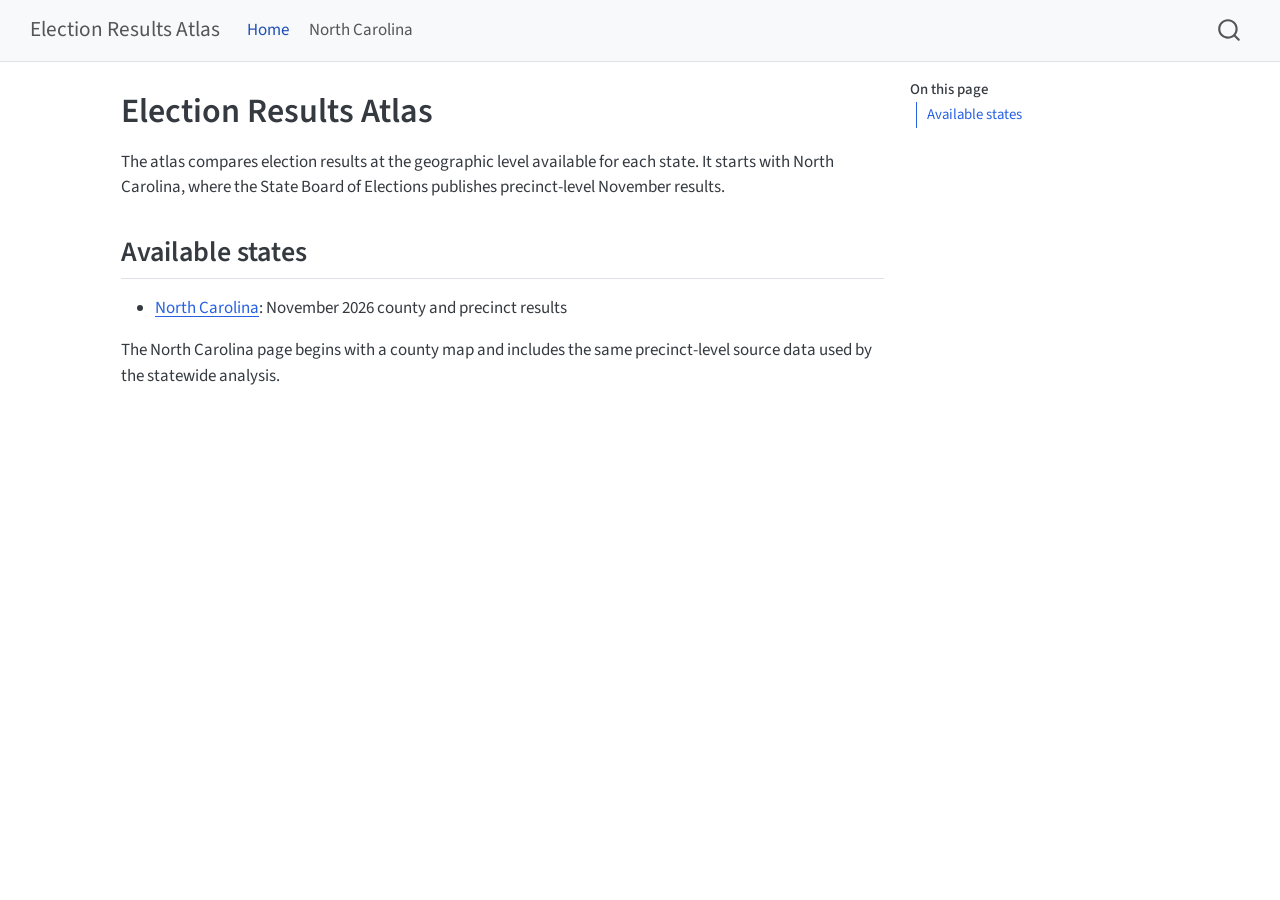
<file: index.html>
<!DOCTYPE html>
<html xmlns="http://www.w3.org/1999/xhtml" lang="en" xml:lang="en"><head>

<meta charset="utf-8">
<meta name="generator" content="quarto-1.10.19">

<meta name="viewport" content="width=device-width, initial-scale=1.0, user-scalable=yes">


<title>Election Results Atlas</title>
<style>
/* Default styles provided by pandoc.
** See https://pandoc.org/MANUAL.html#variables-for-html for config info.
*/
span.smallcaps{font-variant: small-caps;}
div.columns{display: flex; gap: 1.5em;}
div.column{flex: auto;}
@media screen {
div.columns{gap: min(4vw, 1.5em);}
div.column{overflow-x: auto;}
}
div.hanging-indent{margin-left: 1.5em; text-indent: -1.5em;}
ul.task-list{list-style: none;}
ul.task-list li input[type="checkbox"] {
  width: 0.8em;
  margin: 0 0.8em 0.2em -1em; /* quarto-specific, see https://github.com/quarto-dev/quarto-cli/issues/4556 */ 
  vertical-align: middle;
}
</style>


<script src="site_libs/quarto-nav/quarto-nav.js"></script>
<script src="site_libs/quarto-nav/headroom.min.js"></script>
<script src="site_libs/clipboard/clipboard.min.js"></script>
<script src="site_libs/quarto-search/autocomplete.umd.js"></script>
<script src="site_libs/quarto-search/fuse.min.js"></script>
<script src="site_libs/quarto-search/quarto-search.js"></script>
<meta name="quarto:offset" content="./">
<script src="site_libs/quarto-html/quarto.js" type="module"></script>
<script src="site_libs/quarto-html/tabsets/tabsets.js" type="module"></script>
<script src="site_libs/quarto-html/popper.min.js"></script>
<script src="site_libs/quarto-html/tippy.umd.min.js"></script>
<script src="site_libs/quarto-html/anchor.min.js"></script>
<link href="site_libs/quarto-html/tippy.css" rel="stylesheet">
<link href="site_libs/quarto-html/quarto-syntax-highlighting-bf27225e3a48a9273f3daa8f8e829971.css" rel="stylesheet" id="quarto-text-highlighting-styles">
<script src="site_libs/bootstrap/bootstrap.min.js"></script>
<link href="site_libs/bootstrap/bootstrap-icons.css" rel="stylesheet">
<link href="site_libs/bootstrap/bootstrap-977607561cd60f84a551947bb62c3781.min.css" rel="stylesheet" append-hash="true" id="quarto-bootstrap" data-mode="light">
<script id="quarto-search-options" type="application/json">{
  "location": "navbar",
  "copy-button": false,
  "collapse-after": 3,
  "panel-placement": "end",
  "type": "overlay",
  "limit": 50,
  "keyboard-shortcut": [
    "f",
    "/",
    "s"
  ],
  "show-item-context": false,
  "language": {
    "search-no-results-text": "No results",
    "search-matching-documents-text": "matching documents",
    "search-copy-link-title": "Copy link to search",
    "search-hide-matches-text": "Hide additional matches",
    "search-more-match-text": "more match in this document",
    "search-more-matches-text": "more matches in this document",
    "search-clear-button-title": "Clear",
    "search-text-placeholder": "",
    "search-detached-cancel-button-title": "Cancel",
    "search-submit-button-title": "Submit",
    "search-label": "Search"
  }
}</script>


<link rel="stylesheet" href="styles.css">
</head>

<body class="nav-fixed quarto-light">

<div id="quarto-search-results"></div>
  <header id="quarto-header" class="headroom fixed-top">
    <nav class="navbar navbar-expand-lg " data-bs-theme="dark">
      <div class="navbar-container container-fluid">
      <div class="navbar-brand-container mx-auto">
    <a class="navbar-brand" href="./index.html">
    <span class="navbar-title">Election Results Atlas</span>
    </a>
  </div>
            <div id="quarto-search" class="" title="Search"></div>
          <button class="navbar-toggler" type="button" data-bs-toggle="collapse" data-bs-target="#navbarCollapse" aria-controls="navbarCollapse" role="menu" aria-expanded="false" aria-label="Toggle navigation" onclick="if (window.quartoToggleHeadroom) { window.quartoToggleHeadroom(); }">
  <span class="navbar-toggler-icon"></span>
</button>
          <div class="collapse navbar-collapse" id="navbarCollapse">
            <ul class="navbar-nav navbar-nav-scroll me-auto">
  <li class="nav-item">
    <a class="nav-link active" href="./index.html" aria-current="page"> 
<span class="menu-text">Home</span></a>
  </li>  
  <li class="nav-item">
    <a class="nav-link" href="./north-carolina.html"> 
<span class="menu-text">North Carolina</span></a>
  </li>  
</ul>
          </div> <!-- /navcollapse -->
            <div class="quarto-navbar-tools">
</div>
      </div> <!-- /container-fluid -->
    </nav>
</header>
<!-- content -->
<div id="quarto-content" class="quarto-container page-columns page-rows-contents page-layout-article page-navbar">
<!-- sidebar -->
<!-- margin-sidebar -->
    <div id="quarto-margin-sidebar" class="sidebar margin-sidebar">
        <nav id="TOC" role="doc-toc" class="toc-active">
    <h2 id="toc-title">On this page</h2>
   
  <ul>
  <li><a href="#available-states" id="toc-available-states" class="nav-link active" data-scroll-target="#available-states">Available states</a></li>
  </ul>
</nav>
    </div>
<!-- main -->
<main class="content" id="quarto-document-content">

<header id="title-block-header" class="quarto-title-block default">
<div class="quarto-title">
<h1 class="title">Election Results Atlas</h1>
</div>



<div class="quarto-title-meta">

    
  
    
  </div>
  


</header>


<p>The atlas compares election results at the geographic level available for each state. It starts with North Carolina, where the State Board of Elections publishes precinct-level November results.</p>
<section id="available-states" class="level2">
<h2 class="anchored" data-anchor-id="available-states">Available states</h2>
<ul>
<li><a href="./north-carolina.html">North Carolina</a>: November 2026 county and precinct results</li>
</ul>
<p>The North Carolina page begins with a county map and includes the same precinct-level source data used by the statewide analysis.</p>


</section>

</main> <!-- /main -->
<script id="quarto-html-after-body" type="application/javascript">
  window.document.addEventListener("DOMContentLoaded", function (event) {
    const icon = "";
    const anchorJS = new window.AnchorJS();
    anchorJS.options = {
      placement: 'right',
      icon: icon
    };
    anchorJS.add('.anchored');
    const isCodeAnnotation = (el) => {
      for (const clz of el.classList) {
        if (clz.startsWith('code-annotation-')) {                     
          return true;
        }
      }
      return false;
    }
    const onCopySuccess = function(e) {
      // button target
      const button = e.trigger;
      // don't keep focus
      button.blur();
      // flash "checked"
      button.classList.add('code-copy-button-checked');
      var currentTitle = button.getAttribute("title");
      button.setAttribute("title", "Copied!");
      let tooltip;
      if (window.bootstrap) {
        button.setAttribute("data-bs-toggle", "tooltip");
        button.setAttribute("data-bs-placement", "left");
        button.setAttribute("data-bs-title", "Copied!");
        tooltip = new bootstrap.Tooltip(button, 
          { trigger: "manual", 
            customClass: "code-copy-button-tooltip",
            offset: [0, -8]});
        tooltip.show();    
      }
      setTimeout(function() {
        if (tooltip) {
          tooltip.hide();
          button.removeAttribute("data-bs-title");
          button.removeAttribute("data-bs-toggle");
          button.removeAttribute("data-bs-placement");
        }
        button.setAttribute("title", currentTitle);
        button.classList.remove('code-copy-button-checked');
      }, 1000);
      // clear code selection
      e.clearSelection();
    }
    const getTextToCopy = function(trigger) {
      const outerScaffold = trigger.parentElement.cloneNode(true);
      const codeEl = outerScaffold.querySelector('code');
      for (const childEl of codeEl.children) {
        if (isCodeAnnotation(childEl)) {
          childEl.remove();
        }
      }
      return codeEl.innerText;
    }
    const clipboard = new window.ClipboardJS('.code-copy-button:not([data-in-quarto-modal])', {
      text: getTextToCopy
    });
    clipboard.on('success', onCopySuccess);
    if (window.document.getElementById('quarto-embedded-source-code-modal')) {
      const clipboardModal = new window.ClipboardJS('.code-copy-button[data-in-quarto-modal]', {
        text: getTextToCopy,
        container: window.document.getElementById('quarto-embedded-source-code-modal')
      });
      clipboardModal.on('success', onCopySuccess);
    }
      var localhostRegex = new RegExp(/^(?:http|https):\/\/localhost\:?[0-9]*\//);
      var mailtoRegex = new RegExp(/^mailto:/);
        var filterRegex = new RegExp('/' + window.location.host + '/');
      var isInternal = (href) => {
          return filterRegex.test(href) || localhostRegex.test(href) || mailtoRegex.test(href);
      }
      // Inspect non-navigation links and adorn them if external
     var links = window.document.querySelectorAll('a[href]:not(.nav-link):not(.navbar-brand):not(.toc-action):not(.sidebar-link):not(.sidebar-item-toggle):not(.pagination-link):not(.no-external):not([aria-hidden]):not(.dropdown-item):not(.quarto-navigation-tool):not(.about-link)');
      for (var i=0; i<links.length; i++) {
        const link = links[i];
        if (!isInternal(link.href)) {
          // undo the damage that might have been done by quarto-nav.js in the case of
          // links that we want to consider external
          if (link.dataset.originalHref !== undefined) {
            link.href = link.dataset.originalHref;
          }
        }
      }
    function tippyHover(el, contentFn, onTriggerFn, onUntriggerFn) {
      const config = {
        allowHTML: true,
        maxWidth: 500,
        delay: 100,
        arrow: false,
        appendTo: function(el) {
            return el.parentElement;
        },
        interactive: true,
        interactiveBorder: 10,
        theme: 'quarto',
        placement: 'bottom-start',
      };
      if (contentFn) {
        config.content = contentFn;
      }
      if (onTriggerFn) {
        config.onTrigger = onTriggerFn;
      }
      if (onUntriggerFn) {
        config.onUntrigger = onUntriggerFn;
      }
      window.tippy(el, config); 
    }
    const noterefs = window.document.querySelectorAll('a[role="doc-noteref"]');
    for (var i=0; i<noterefs.length; i++) {
      const ref = noterefs[i];
      tippyHover(ref, function() {
        // use id or data attribute instead here
        let href = ref.getAttribute('data-footnote-href') || ref.getAttribute('href');
        try { href = new URL(href).hash; } catch {}
        const id = href.replace(/^#\/?/, "");
        const note = window.document.getElementById(id);
        if (note) {
          return note.innerHTML;
        } else {
          return "";
        }
      });
    }
    const xrefs = window.document.querySelectorAll('a.quarto-xref');
    const processXRef = (id, note) => {
      // Strip column container classes
      const stripColumnClz = (el) => {
        el.classList.remove("page-full", "page-columns");
        if (el.children) {
          for (const child of el.children) {
            stripColumnClz(child);
          }
        }
      }
      stripColumnClz(note)
      if (id === null || id.startsWith('sec-')) {
        // Special case sections, only their first couple elements
        const container = document.createElement("div");
        if (note.children && note.children.length > 2) {
          container.appendChild(note.children[0].cloneNode(true));
          for (let i = 1; i < note.children.length; i++) {
            const child = note.children[i];
            if (child.tagName === "P" && child.innerText === "") {
              continue;
            } else {
              container.appendChild(child.cloneNode(true));
              break;
            }
          }
          if (window.Quarto?.typesetMath) {
            window.Quarto.typesetMath(container);
          }
          return container.innerHTML
        } else {
          if (window.Quarto?.typesetMath) {
            window.Quarto.typesetMath(note);
          }
          return note.innerHTML;
        }
      } else {
        // Remove any anchor links if they are present
        const anchorLink = note.querySelector('a.anchorjs-link');
        if (anchorLink) {
          anchorLink.remove();
        }
        if (window.Quarto?.typesetMath) {
          window.Quarto.typesetMath(note);
        }
        if (note.classList.contains("callout")) {
          return note.outerHTML;
        } else {
          return note.innerHTML;
        }
      }
    }
    for (var i=0; i<xrefs.length; i++) {
      const xref = xrefs[i];
      tippyHover(xref, undefined, function(instance) {
        instance.disable();
        let url = xref.getAttribute('href');
        let hash = undefined; 
        if (url.startsWith('#')) {
          hash = url;
        } else {
          try { hash = new URL(url).hash; } catch {}
        }
        if (hash) {
          const id = hash.replace(/^#\/?/, "");
          const note = window.document.getElementById(id);
          if (note !== null) {
            try {
              const html = processXRef(id, note.cloneNode(true));
              instance.setContent(html);
            } finally {
              instance.enable();
              instance.show();
            }
          } else {
            // See if we can fetch this
            fetch(url.split('#')[0])
            .then(res => res.text())
            .then(html => {
              const parser = new DOMParser();
              const htmlDoc = parser.parseFromString(html, "text/html");
              const note = htmlDoc.getElementById(id);
              if (note !== null) {
                const html = processXRef(id, note);
                instance.setContent(html);
              } 
            }).finally(() => {
              instance.enable();
              instance.show();
            });
          }
        } else {
          // See if we can fetch a full url (with no hash to target)
          // This is a special case and we should probably do some content thinning / targeting
          fetch(url)
          .then(res => res.text())
          .then(html => {
            const parser = new DOMParser();
            const htmlDoc = parser.parseFromString(html, "text/html");
            const note = htmlDoc.querySelector('main.content');
            if (note !== null) {
              // This should only happen for chapter cross references
              // (since there is no id in the URL)
              // remove the first header
              if (note.children.length > 0 && note.children[0].tagName === "HEADER") {
                note.children[0].remove();
              }
              const html = processXRef(null, note);
              instance.setContent(html);
            } 
          }).finally(() => {
            instance.enable();
            instance.show();
          });
        }
      }, function(instance) {
      });
    }
        let selectedAnnoteEl;
        const selectorForAnnotation = ( cell, annotation) => {
          let cellAttr = 'data-code-cell="' + cell + '"';
          let lineAttr = 'data-code-annotation="' +  annotation + '"';
          const selector = 'span[' + cellAttr + '][' + lineAttr + ']';
          return selector;
        }
        const selectCodeLines = (annoteEl) => {
          const doc = window.document;
          const targetCell = annoteEl.getAttribute("data-target-cell");
          const targetAnnotation = annoteEl.getAttribute("data-target-annotation");
          const annoteSpan = window.document.querySelector(selectorForAnnotation(targetCell, targetAnnotation));
          const lines = annoteSpan.getAttribute("data-code-lines").split(",");
          const lineIds = lines.map((line) => {
            return targetCell + "-" + line;
          })
          let top = null;
          let height = null;
          let parent = null;
          if (lineIds.length > 0) {
              //compute the position of the single el (top and bottom and make a div)
              const el = window.document.getElementById(lineIds[0]);
              top = el.offsetTop;
              height = el.offsetHeight;
              parent = el.parentElement.parentElement;
            if (lineIds.length > 1) {
              const lastEl = window.document.getElementById(lineIds[lineIds.length - 1]);
              const bottom = lastEl.offsetTop + lastEl.offsetHeight;
              height = bottom - top;
            }
            if (top !== null && height !== null && parent !== null) {
              // cook up a div (if necessary) and position it 
              let div = window.document.getElementById("code-annotation-line-highlight");
              if (div === null) {
                div = window.document.createElement("div");
                div.setAttribute("id", "code-annotation-line-highlight");
                div.style.position = 'absolute';
                parent.appendChild(div);
              }
              div.style.top = top - 2 + "px";
              div.style.height = height + 4 + "px";
              div.style.left = 0;
              let gutterDiv = window.document.getElementById("code-annotation-line-highlight-gutter");
              if (gutterDiv === null) {
                gutterDiv = window.document.createElement("div");
                gutterDiv.setAttribute("id", "code-annotation-line-highlight-gutter");
                gutterDiv.style.position = 'absolute';
                const codeCell = window.document.getElementById(targetCell);
                const gutter = codeCell.querySelector('.code-annotation-gutter');
                gutter.appendChild(gutterDiv);
              }
              gutterDiv.style.top = top - 2 + "px";
              gutterDiv.style.height = height + 4 + "px";
            }
            selectedAnnoteEl = annoteEl;
          }
        };
        const unselectCodeLines = () => {
          const elementsIds = ["code-annotation-line-highlight", "code-annotation-line-highlight-gutter"];
          elementsIds.forEach((elId) => {
            const div = window.document.getElementById(elId);
            if (div) {
              div.remove();
            }
          });
          selectedAnnoteEl = undefined;
        };
          // Handle positioning of the toggle
      window.addEventListener(
        "resize",
        throttle(() => {
          elRect = undefined;
          if (selectedAnnoteEl) {
            selectCodeLines(selectedAnnoteEl);
          }
        }, 10)
      );
      function throttle(fn, ms) {
      let throttle = false;
      let timer;
        return (...args) => {
          if(!throttle) { // first call gets through
              fn.apply(this, args);
              throttle = true;
          } else { // all the others get throttled
              if(timer) clearTimeout(timer); // cancel #2
              timer = setTimeout(() => {
                fn.apply(this, args);
                timer = throttle = false;
              }, ms);
          }
        };
      }
        // Attach click handler to the DT
        const annoteDls = window.document.querySelectorAll('dt[data-target-cell]');
        for (const annoteDlNode of annoteDls) {
          annoteDlNode.addEventListener('click', (event) => {
            const clickedEl = event.target;
            if (clickedEl !== selectedAnnoteEl) {
              unselectCodeLines();
              const activeEl = window.document.querySelector('dt[data-target-cell].code-annotation-active');
              if (activeEl) {
                activeEl.classList.remove('code-annotation-active');
              }
              selectCodeLines(clickedEl);
              clickedEl.classList.add('code-annotation-active');
            } else {
              // Unselect the line
              unselectCodeLines();
              clickedEl.classList.remove('code-annotation-active');
            }
          });
        }
    const findCites = (el) => {
      const parentEl = el.parentElement;
      if (parentEl) {
        const cites = parentEl.dataset.cites;
        if (cites) {
          return {
            el,
            cites: cites.split(' ')
          };
        } else {
          return findCites(el.parentElement)
        }
      } else {
        return undefined;
      }
    };
    var bibliorefs = window.document.querySelectorAll('a[role="doc-biblioref"]');
    for (var i=0; i<bibliorefs.length; i++) {
      const ref = bibliorefs[i];
      const citeInfo = findCites(ref);
      if (citeInfo) {
        tippyHover(citeInfo.el, function() {
          var popup = window.document.createElement('div');
          citeInfo.cites.forEach(function(cite) {
            var citeDiv = window.document.createElement('div');
            citeDiv.classList.add('hanging-indent');
            citeDiv.classList.add('csl-entry');
            var biblioDiv = window.document.getElementById('ref-' + cite);
            if (biblioDiv) {
              citeDiv.innerHTML = biblioDiv.innerHTML;
            }
            popup.appendChild(citeDiv);
          });
          return popup.innerHTML;
        });
      }
    }
  });
  </script>
</div> <!-- /content -->




</body></html>
</file>
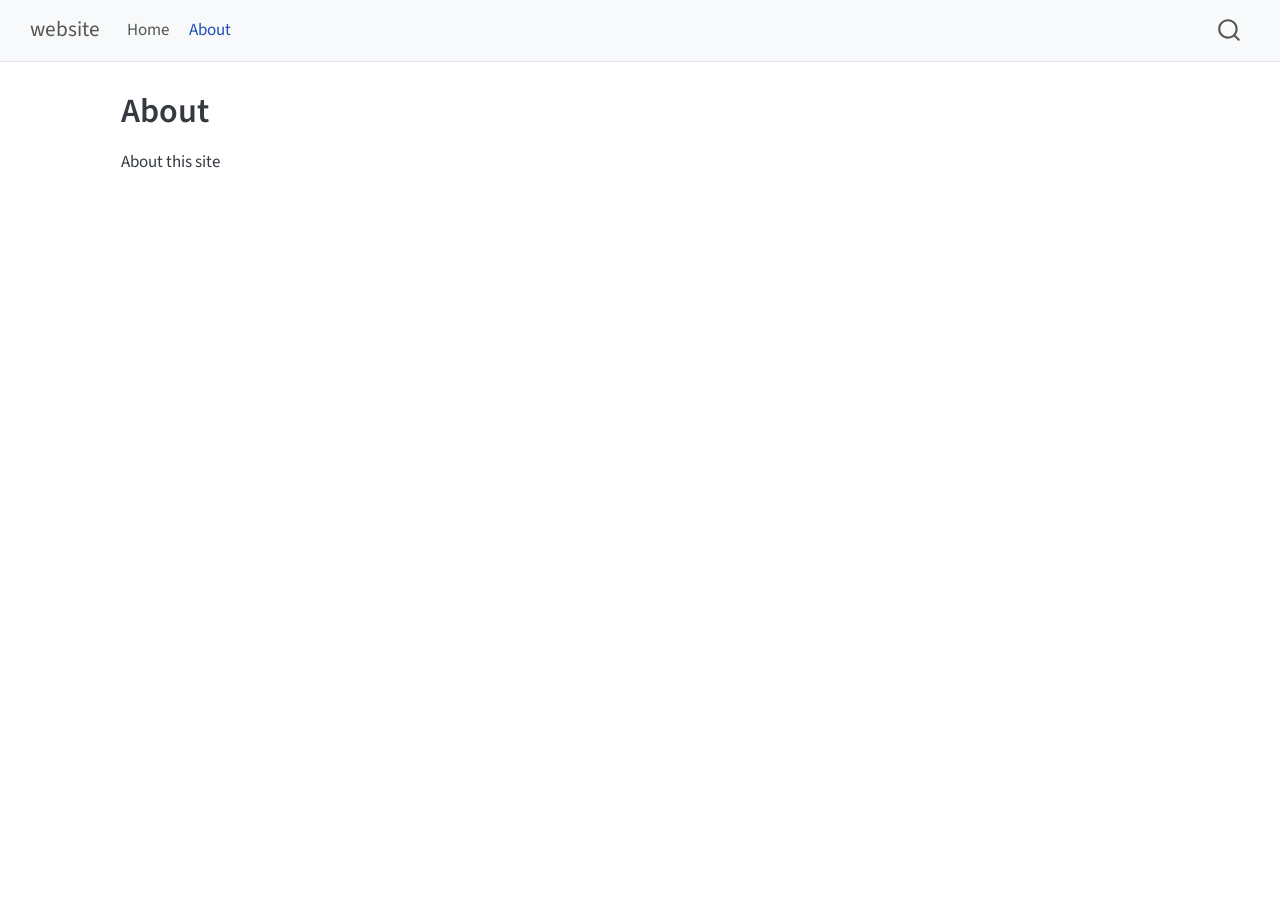
<file: about.html>
<!DOCTYPE html>
<html xmlns="http://www.w3.org/1999/xhtml" lang="en" xml:lang="en"><head>

<meta charset="utf-8">
<meta name="generator" content="quarto-1.10.19">

<meta name="viewport" content="width=device-width, initial-scale=1.0, user-scalable=yes">


<title>About – website</title>
<style>
/* Default styles provided by pandoc.
** See https://pandoc.org/MANUAL.html#variables-for-html for config info.
*/
span.smallcaps{font-variant: small-caps;}
div.columns{display: flex; gap: 1.5em;}
div.column{flex: auto;}
@media screen {
div.columns{gap: min(4vw, 1.5em);}
div.column{overflow-x: auto;}
}
div.hanging-indent{margin-left: 1.5em; text-indent: -1.5em;}
ul.task-list{list-style: none;}
ul.task-list li input[type="checkbox"] {
  width: 0.8em;
  margin: 0 0.8em 0.2em -1em; /* quarto-specific, see https://github.com/quarto-dev/quarto-cli/issues/4556 */ 
  vertical-align: middle;
}
</style>


<script src="site_libs/quarto-nav/quarto-nav.js"></script>
<script src="site_libs/quarto-nav/headroom.min.js"></script>
<script src="site_libs/clipboard/clipboard.min.js"></script>
<script src="site_libs/quarto-search/autocomplete.umd.js"></script>
<script src="site_libs/quarto-search/fuse.min.js"></script>
<script src="site_libs/quarto-search/quarto-search.js"></script>
<meta name="quarto:offset" content="./">
<script src="site_libs/quarto-html/quarto.js" type="module"></script>
<script src="site_libs/quarto-html/tabsets/tabsets.js" type="module"></script>
<script src="site_libs/quarto-html/popper.min.js"></script>
<script src="site_libs/quarto-html/tippy.umd.min.js"></script>
<script src="site_libs/quarto-html/anchor.min.js"></script>
<link href="site_libs/quarto-html/tippy.css" rel="stylesheet">
<link href="site_libs/quarto-html/quarto-syntax-highlighting-bf27225e3a48a9273f3daa8f8e829971.css" rel="stylesheet" id="quarto-text-highlighting-styles">
<script src="site_libs/bootstrap/bootstrap.min.js"></script>
<link href="site_libs/bootstrap/bootstrap-icons.css" rel="stylesheet">
<link href="site_libs/bootstrap/bootstrap-977607561cd60f84a551947bb62c3781.min.css" rel="stylesheet" append-hash="true" id="quarto-bootstrap" data-mode="light">
<script id="quarto-search-options" type="application/json">{
  "location": "navbar",
  "copy-button": false,
  "collapse-after": 3,
  "panel-placement": "end",
  "type": "overlay",
  "limit": 50,
  "keyboard-shortcut": [
    "f",
    "/",
    "s"
  ],
  "show-item-context": false,
  "language": {
    "search-no-results-text": "No results",
    "search-matching-documents-text": "matching documents",
    "search-copy-link-title": "Copy link to search",
    "search-hide-matches-text": "Hide additional matches",
    "search-more-match-text": "more match in this document",
    "search-more-matches-text": "more matches in this document",
    "search-clear-button-title": "Clear",
    "search-text-placeholder": "",
    "search-detached-cancel-button-title": "Cancel",
    "search-submit-button-title": "Submit",
    "search-label": "Search"
  }
}</script>


<link rel="stylesheet" href="styles.css">
</head>

<body class="nav-fixed quarto-light">

<div id="quarto-search-results"></div>
  <header id="quarto-header" class="headroom fixed-top">
    <nav class="navbar navbar-expand-lg " data-bs-theme="dark">
      <div class="navbar-container container-fluid">
      <div class="navbar-brand-container mx-auto">
    <a class="navbar-brand" href="./index.html">
    <span class="navbar-title">website</span>
    </a>
  </div>
            <div id="quarto-search" class="" title="Search"></div>
          <button class="navbar-toggler" type="button" data-bs-toggle="collapse" data-bs-target="#navbarCollapse" aria-controls="navbarCollapse" role="menu" aria-expanded="false" aria-label="Toggle navigation" onclick="if (window.quartoToggleHeadroom) { window.quartoToggleHeadroom(); }">
  <span class="navbar-toggler-icon"></span>
</button>
          <div class="collapse navbar-collapse" id="navbarCollapse">
            <ul class="navbar-nav navbar-nav-scroll me-auto">
  <li class="nav-item">
    <a class="nav-link" href="./index.html"> 
<span class="menu-text">Home</span></a>
  </li>  
  <li class="nav-item">
    <a class="nav-link active" href="./about.html" aria-current="page"> 
<span class="menu-text">About</span></a>
  </li>  
</ul>
          </div> <!-- /navcollapse -->
            <div class="quarto-navbar-tools">
</div>
      </div> <!-- /container-fluid -->
    </nav>
</header>
<!-- content -->
<div id="quarto-content" class="quarto-container page-columns page-rows-contents page-layout-article page-navbar">
<!-- sidebar -->
<!-- margin-sidebar -->
    <div id="quarto-margin-sidebar" class="sidebar margin-sidebar zindex-bottom">
        
    </div>
<!-- main -->
<main class="content" id="quarto-document-content">

<header id="title-block-header" class="quarto-title-block default">
<div class="quarto-title">
<h1 class="title">About</h1>
</div>



<div class="quarto-title-meta">

    
  
    
  </div>
  


</header>


<p>About this site</p>



</main> <!-- /main -->
<script id="quarto-html-after-body" type="application/javascript">
  window.document.addEventListener("DOMContentLoaded", function (event) {
    const icon = "";
    const anchorJS = new window.AnchorJS();
    anchorJS.options = {
      placement: 'right',
      icon: icon
    };
    anchorJS.add('.anchored');
    const isCodeAnnotation = (el) => {
      for (const clz of el.classList) {
        if (clz.startsWith('code-annotation-')) {                     
          return true;
        }
      }
      return false;
    }
    const onCopySuccess = function(e) {
      // button target
      const button = e.trigger;
      // don't keep focus
      button.blur();
      // flash "checked"
      button.classList.add('code-copy-button-checked');
      var currentTitle = button.getAttribute("title");
      button.setAttribute("title", "Copied!");
      let tooltip;
      if (window.bootstrap) {
        button.setAttribute("data-bs-toggle", "tooltip");
        button.setAttribute("data-bs-placement", "left");
        button.setAttribute("data-bs-title", "Copied!");
        tooltip = new bootstrap.Tooltip(button, 
          { trigger: "manual", 
            customClass: "code-copy-button-tooltip",
            offset: [0, -8]});
        tooltip.show();    
      }
      setTimeout(function() {
        if (tooltip) {
          tooltip.hide();
          button.removeAttribute("data-bs-title");
          button.removeAttribute("data-bs-toggle");
          button.removeAttribute("data-bs-placement");
        }
        button.setAttribute("title", currentTitle);
        button.classList.remove('code-copy-button-checked');
      }, 1000);
      // clear code selection
      e.clearSelection();
    }
    const getTextToCopy = function(trigger) {
      const outerScaffold = trigger.parentElement.cloneNode(true);
      const codeEl = outerScaffold.querySelector('code');
      for (const childEl of codeEl.children) {
        if (isCodeAnnotation(childEl)) {
          childEl.remove();
        }
      }
      return codeEl.innerText;
    }
    const clipboard = new window.ClipboardJS('.code-copy-button:not([data-in-quarto-modal])', {
      text: getTextToCopy
    });
    clipboard.on('success', onCopySuccess);
    if (window.document.getElementById('quarto-embedded-source-code-modal')) {
      const clipboardModal = new window.ClipboardJS('.code-copy-button[data-in-quarto-modal]', {
        text: getTextToCopy,
        container: window.document.getElementById('quarto-embedded-source-code-modal')
      });
      clipboardModal.on('success', onCopySuccess);
    }
      var localhostRegex = new RegExp(/^(?:http|https):\/\/localhost\:?[0-9]*\//);
      var mailtoRegex = new RegExp(/^mailto:/);
        var filterRegex = new RegExp('/' + window.location.host + '/');
      var isInternal = (href) => {
          return filterRegex.test(href) || localhostRegex.test(href) || mailtoRegex.test(href);
      }
      // Inspect non-navigation links and adorn them if external
     var links = window.document.querySelectorAll('a[href]:not(.nav-link):not(.navbar-brand):not(.toc-action):not(.sidebar-link):not(.sidebar-item-toggle):not(.pagination-link):not(.no-external):not([aria-hidden]):not(.dropdown-item):not(.quarto-navigation-tool):not(.about-link)');
      for (var i=0; i<links.length; i++) {
        const link = links[i];
        if (!isInternal(link.href)) {
          // undo the damage that might have been done by quarto-nav.js in the case of
          // links that we want to consider external
          if (link.dataset.originalHref !== undefined) {
            link.href = link.dataset.originalHref;
          }
        }
      }
    function tippyHover(el, contentFn, onTriggerFn, onUntriggerFn) {
      const config = {
        allowHTML: true,
        maxWidth: 500,
        delay: 100,
        arrow: false,
        appendTo: function(el) {
            return el.parentElement;
        },
        interactive: true,
        interactiveBorder: 10,
        theme: 'quarto',
        placement: 'bottom-start',
      };
      if (contentFn) {
        config.content = contentFn;
      }
      if (onTriggerFn) {
        config.onTrigger = onTriggerFn;
      }
      if (onUntriggerFn) {
        config.onUntrigger = onUntriggerFn;
      }
      window.tippy(el, config); 
    }
    const noterefs = window.document.querySelectorAll('a[role="doc-noteref"]');
    for (var i=0; i<noterefs.length; i++) {
      const ref = noterefs[i];
      tippyHover(ref, function() {
        // use id or data attribute instead here
        let href = ref.getAttribute('data-footnote-href') || ref.getAttribute('href');
        try { href = new URL(href).hash; } catch {}
        const id = href.replace(/^#\/?/, "");
        const note = window.document.getElementById(id);
        if (note) {
          return note.innerHTML;
        } else {
          return "";
        }
      });
    }
    const xrefs = window.document.querySelectorAll('a.quarto-xref');
    const processXRef = (id, note) => {
      // Strip column container classes
      const stripColumnClz = (el) => {
        el.classList.remove("page-full", "page-columns");
        if (el.children) {
          for (const child of el.children) {
            stripColumnClz(child);
          }
        }
      }
      stripColumnClz(note)
      if (id === null || id.startsWith('sec-')) {
        // Special case sections, only their first couple elements
        const container = document.createElement("div");
        if (note.children && note.children.length > 2) {
          container.appendChild(note.children[0].cloneNode(true));
          for (let i = 1; i < note.children.length; i++) {
            const child = note.children[i];
            if (child.tagName === "P" && child.innerText === "") {
              continue;
            } else {
              container.appendChild(child.cloneNode(true));
              break;
            }
          }
          if (window.Quarto?.typesetMath) {
            window.Quarto.typesetMath(container);
          }
          return container.innerHTML
        } else {
          if (window.Quarto?.typesetMath) {
            window.Quarto.typesetMath(note);
          }
          return note.innerHTML;
        }
      } else {
        // Remove any anchor links if they are present
        const anchorLink = note.querySelector('a.anchorjs-link');
        if (anchorLink) {
          anchorLink.remove();
        }
        if (window.Quarto?.typesetMath) {
          window.Quarto.typesetMath(note);
        }
        if (note.classList.contains("callout")) {
          return note.outerHTML;
        } else {
          return note.innerHTML;
        }
      }
    }
    for (var i=0; i<xrefs.length; i++) {
      const xref = xrefs[i];
      tippyHover(xref, undefined, function(instance) {
        instance.disable();
        let url = xref.getAttribute('href');
        let hash = undefined; 
        if (url.startsWith('#')) {
          hash = url;
        } else {
          try { hash = new URL(url).hash; } catch {}
        }
        if (hash) {
          const id = hash.replace(/^#\/?/, "");
          const note = window.document.getElementById(id);
          if (note !== null) {
            try {
              const html = processXRef(id, note.cloneNode(true));
              instance.setContent(html);
            } finally {
              instance.enable();
              instance.show();
            }
          } else {
            // See if we can fetch this
            fetch(url.split('#')[0])
            .then(res => res.text())
            .then(html => {
              const parser = new DOMParser();
              const htmlDoc = parser.parseFromString(html, "text/html");
              const note = htmlDoc.getElementById(id);
              if (note !== null) {
                const html = processXRef(id, note);
                instance.setContent(html);
              } 
            }).finally(() => {
              instance.enable();
              instance.show();
            });
          }
        } else {
          // See if we can fetch a full url (with no hash to target)
          // This is a special case and we should probably do some content thinning / targeting
          fetch(url)
          .then(res => res.text())
          .then(html => {
            const parser = new DOMParser();
            const htmlDoc = parser.parseFromString(html, "text/html");
            const note = htmlDoc.querySelector('main.content');
            if (note !== null) {
              // This should only happen for chapter cross references
              // (since there is no id in the URL)
              // remove the first header
              if (note.children.length > 0 && note.children[0].tagName === "HEADER") {
                note.children[0].remove();
              }
              const html = processXRef(null, note);
              instance.setContent(html);
            } 
          }).finally(() => {
            instance.enable();
            instance.show();
          });
        }
      }, function(instance) {
      });
    }
        let selectedAnnoteEl;
        const selectorForAnnotation = ( cell, annotation) => {
          let cellAttr = 'data-code-cell="' + cell + '"';
          let lineAttr = 'data-code-annotation="' +  annotation + '"';
          const selector = 'span[' + cellAttr + '][' + lineAttr + ']';
          return selector;
        }
        const selectCodeLines = (annoteEl) => {
          const doc = window.document;
          const targetCell = annoteEl.getAttribute("data-target-cell");
          const targetAnnotation = annoteEl.getAttribute("data-target-annotation");
          const annoteSpan = window.document.querySelector(selectorForAnnotation(targetCell, targetAnnotation));
          const lines = annoteSpan.getAttribute("data-code-lines").split(",");
          const lineIds = lines.map((line) => {
            return targetCell + "-" + line;
          })
          let top = null;
          let height = null;
          let parent = null;
          if (lineIds.length > 0) {
              //compute the position of the single el (top and bottom and make a div)
              const el = window.document.getElementById(lineIds[0]);
              top = el.offsetTop;
              height = el.offsetHeight;
              parent = el.parentElement.parentElement;
            if (lineIds.length > 1) {
              const lastEl = window.document.getElementById(lineIds[lineIds.length - 1]);
              const bottom = lastEl.offsetTop + lastEl.offsetHeight;
              height = bottom - top;
            }
            if (top !== null && height !== null && parent !== null) {
              // cook up a div (if necessary) and position it 
              let div = window.document.getElementById("code-annotation-line-highlight");
              if (div === null) {
                div = window.document.createElement("div");
                div.setAttribute("id", "code-annotation-line-highlight");
                div.style.position = 'absolute';
                parent.appendChild(div);
              }
              div.style.top = top - 2 + "px";
              div.style.height = height + 4 + "px";
              div.style.left = 0;
              let gutterDiv = window.document.getElementById("code-annotation-line-highlight-gutter");
              if (gutterDiv === null) {
                gutterDiv = window.document.createElement("div");
                gutterDiv.setAttribute("id", "code-annotation-line-highlight-gutter");
                gutterDiv.style.position = 'absolute';
                const codeCell = window.document.getElementById(targetCell);
                const gutter = codeCell.querySelector('.code-annotation-gutter');
                gutter.appendChild(gutterDiv);
              }
              gutterDiv.style.top = top - 2 + "px";
              gutterDiv.style.height = height + 4 + "px";
            }
            selectedAnnoteEl = annoteEl;
          }
        };
        const unselectCodeLines = () => {
          const elementsIds = ["code-annotation-line-highlight", "code-annotation-line-highlight-gutter"];
          elementsIds.forEach((elId) => {
            const div = window.document.getElementById(elId);
            if (div) {
              div.remove();
            }
          });
          selectedAnnoteEl = undefined;
        };
          // Handle positioning of the toggle
      window.addEventListener(
        "resize",
        throttle(() => {
          elRect = undefined;
          if (selectedAnnoteEl) {
            selectCodeLines(selectedAnnoteEl);
          }
        }, 10)
      );
      function throttle(fn, ms) {
      let throttle = false;
      let timer;
        return (...args) => {
          if(!throttle) { // first call gets through
              fn.apply(this, args);
              throttle = true;
          } else { // all the others get throttled
              if(timer) clearTimeout(timer); // cancel #2
              timer = setTimeout(() => {
                fn.apply(this, args);
                timer = throttle = false;
              }, ms);
          }
        };
      }
        // Attach click handler to the DT
        const annoteDls = window.document.querySelectorAll('dt[data-target-cell]');
        for (const annoteDlNode of annoteDls) {
          annoteDlNode.addEventListener('click', (event) => {
            const clickedEl = event.target;
            if (clickedEl !== selectedAnnoteEl) {
              unselectCodeLines();
              const activeEl = window.document.querySelector('dt[data-target-cell].code-annotation-active');
              if (activeEl) {
                activeEl.classList.remove('code-annotation-active');
              }
              selectCodeLines(clickedEl);
              clickedEl.classList.add('code-annotation-active');
            } else {
              // Unselect the line
              unselectCodeLines();
              clickedEl.classList.remove('code-annotation-active');
            }
          });
        }
    const findCites = (el) => {
      const parentEl = el.parentElement;
      if (parentEl) {
        const cites = parentEl.dataset.cites;
        if (cites) {
          return {
            el,
            cites: cites.split(' ')
          };
        } else {
          return findCites(el.parentElement)
        }
      } else {
        return undefined;
      }
    };
    var bibliorefs = window.document.querySelectorAll('a[role="doc-biblioref"]');
    for (var i=0; i<bibliorefs.length; i++) {
      const ref = bibliorefs[i];
      const citeInfo = findCites(ref);
      if (citeInfo) {
        tippyHover(citeInfo.el, function() {
          var popup = window.document.createElement('div');
          citeInfo.cites.forEach(function(cite) {
            var citeDiv = window.document.createElement('div');
            citeDiv.classList.add('hanging-indent');
            citeDiv.classList.add('csl-entry');
            var biblioDiv = window.document.getElementById('ref-' + cite);
            if (biblioDiv) {
              citeDiv.innerHTML = biblioDiv.innerHTML;
            }
            popup.appendChild(citeDiv);
          });
          return popup.innerHTML;
        });
      }
    }
  });
  </script>
</div> <!-- /content -->




</body></html>
</file>
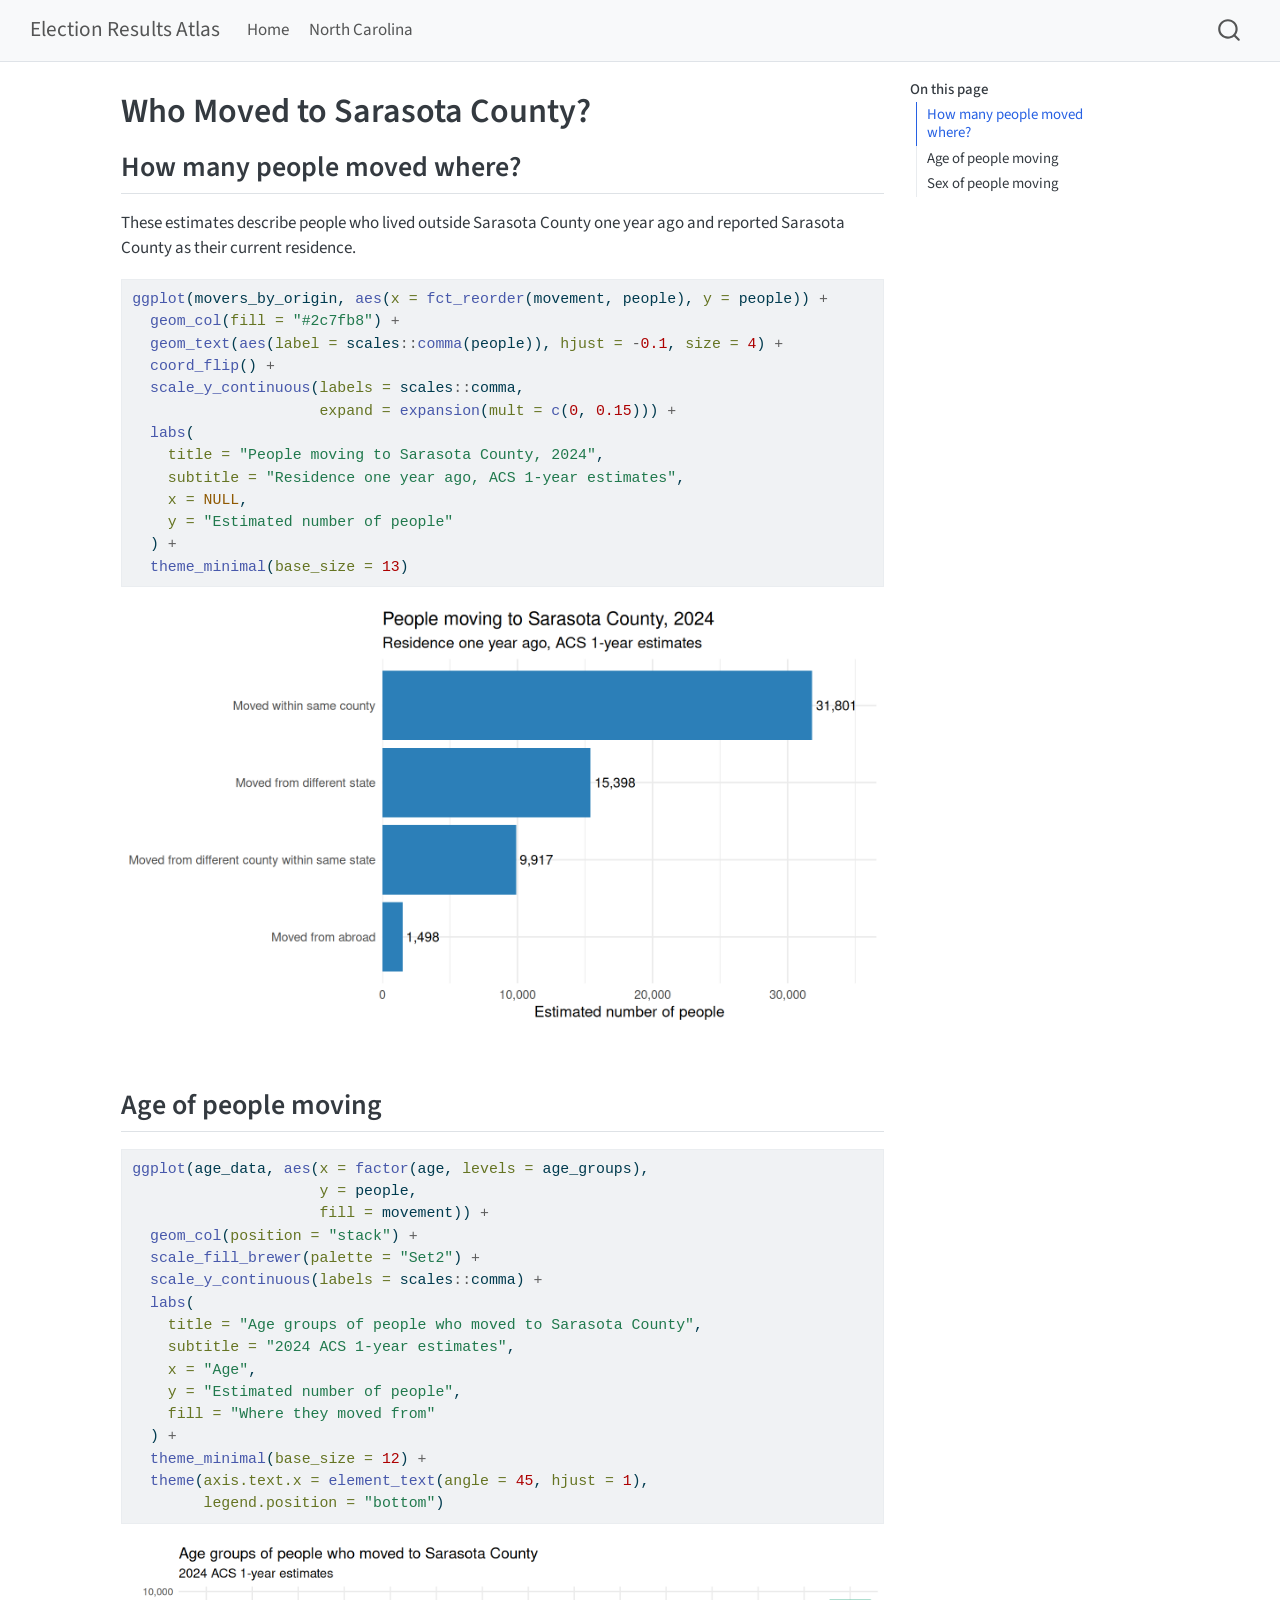
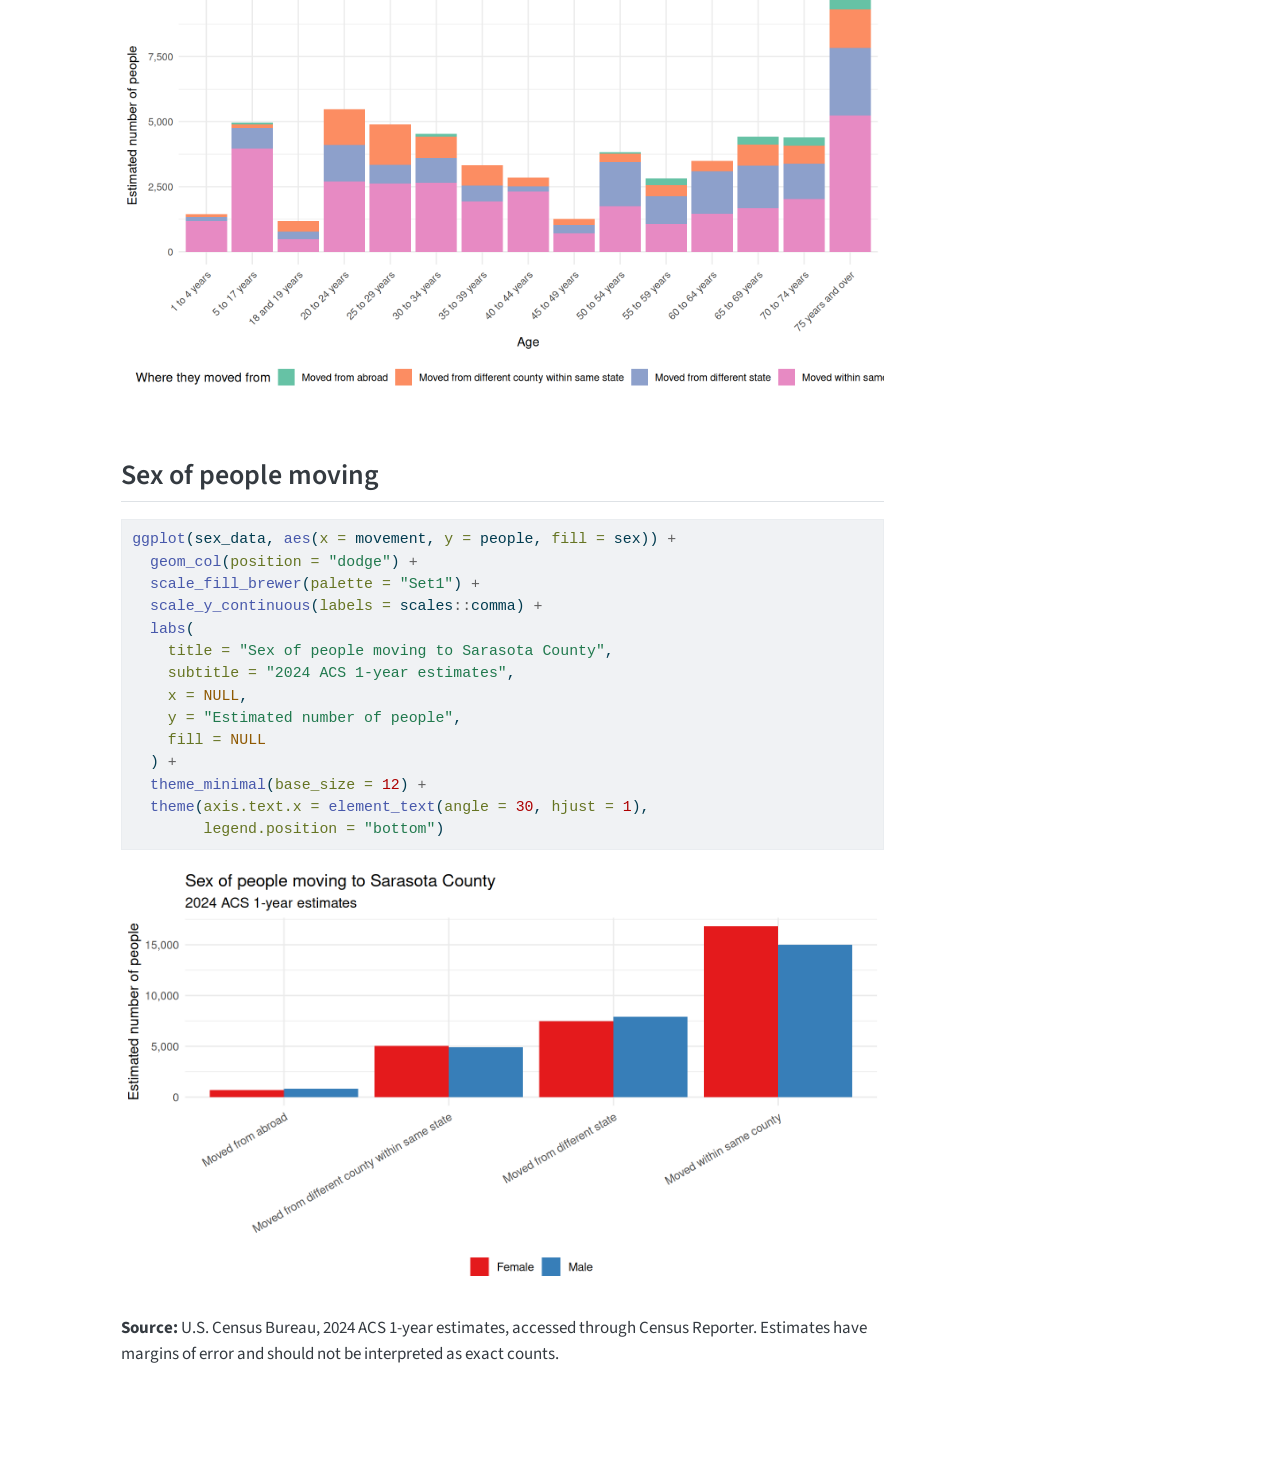
<file: analysis.html>
<!DOCTYPE html>
<html xmlns="http://www.w3.org/1999/xhtml" lang="en" xml:lang="en"><head>

<meta charset="utf-8">
<meta name="generator" content="quarto-1.10.19">

<meta name="viewport" content="width=device-width, initial-scale=1.0, user-scalable=yes">


<title>Who Moved to Sarasota County? – Election Results Atlas</title>
<style>
/* Default styles provided by pandoc.
** See https://pandoc.org/MANUAL.html#variables-for-html for config info.
*/
span.smallcaps{font-variant: small-caps;}
div.columns{display: flex; gap: 1.5em;}
div.column{flex: auto;}
@media screen {
div.columns{gap: min(4vw, 1.5em);}
div.column{overflow-x: auto;}
}
div.hanging-indent{margin-left: 1.5em; text-indent: -1.5em;}
ul.task-list{list-style: none;}
ul.task-list li input[type="checkbox"] {
  width: 0.8em;
  margin: 0 0.8em 0.2em -1em; /* quarto-specific, see https://github.com/quarto-dev/quarto-cli/issues/4556 */ 
  vertical-align: middle;
}
/* CSS for syntax highlighting */
html { -webkit-text-size-adjust: 100%; }
pre > code.sourceCode { white-space: pre; position: relative; }
pre > code.sourceCode > span { display: inline-block; line-height: 1.25; }
pre > code.sourceCode > span:empty { height: 1.2em; }
.sourceCode { overflow: visible; }
code.sourceCode > span { color: inherit; text-decoration: inherit; }
div.sourceCode { margin: 1em 0; }
pre.sourceCode { margin: 0; }
@media screen {
div.sourceCode { overflow: auto; }
}
@media print {
pre > code.sourceCode { white-space: pre-wrap; }
pre > code.sourceCode > span { text-indent: -5em; padding-left: 5em; }
}
pre.numberSource code
  { counter-reset: source-line 0; }
pre.numberSource code > span
  { position: relative; left: -4em; counter-increment: source-line; }
pre.numberSource code > span > a:first-child::before
  { content: counter(source-line);
    position: relative; left: -1em; text-align: right; vertical-align: baseline;
    border: none; display: inline-block;
    -webkit-touch-callout: none; -webkit-user-select: none;
    -khtml-user-select: none; -moz-user-select: none;
    -ms-user-select: none; user-select: none;
    padding: 0 4px; width: 4em;
  }
pre.numberSource { margin-left: 3em;  padding-left: 4px; }
div.sourceCode
  {   }
@media screen {
pre > code.sourceCode > span > a:first-child::before { text-decoration: underline; }
}
</style>


<script src="site_libs/quarto-nav/quarto-nav.js"></script>
<script src="site_libs/quarto-nav/headroom.min.js"></script>
<script src="site_libs/clipboard/clipboard.min.js"></script>
<script src="site_libs/quarto-search/autocomplete.umd.js"></script>
<script src="site_libs/quarto-search/fuse.min.js"></script>
<script src="site_libs/quarto-search/quarto-search.js"></script>
<meta name="quarto:offset" content="./">
<script src="site_libs/quarto-html/quarto.js" type="module"></script>
<script src="site_libs/quarto-html/tabsets/tabsets.js" type="module"></script>
<script src="site_libs/quarto-html/popper.min.js"></script>
<script src="site_libs/quarto-html/tippy.umd.min.js"></script>
<script src="site_libs/quarto-html/anchor.min.js"></script>
<link href="site_libs/quarto-html/tippy.css" rel="stylesheet">
<link href="site_libs/quarto-html/quarto-syntax-highlighting-bf27225e3a48a9273f3daa8f8e829971.css" rel="stylesheet" id="quarto-text-highlighting-styles">
<script src="site_libs/bootstrap/bootstrap.min.js"></script>
<link href="site_libs/bootstrap/bootstrap-icons.css" rel="stylesheet">
<link href="site_libs/bootstrap/bootstrap-977607561cd60f84a551947bb62c3781.min.css" rel="stylesheet" append-hash="true" id="quarto-bootstrap" data-mode="light">
<script id="quarto-search-options" type="application/json">{
  "location": "navbar",
  "copy-button": false,
  "collapse-after": 3,
  "panel-placement": "end",
  "type": "overlay",
  "limit": 50,
  "keyboard-shortcut": [
    "f",
    "/",
    "s"
  ],
  "show-item-context": false,
  "language": {
    "search-no-results-text": "No results",
    "search-matching-documents-text": "matching documents",
    "search-copy-link-title": "Copy link to search",
    "search-hide-matches-text": "Hide additional matches",
    "search-more-match-text": "more match in this document",
    "search-more-matches-text": "more matches in this document",
    "search-clear-button-title": "Clear",
    "search-text-placeholder": "",
    "search-detached-cancel-button-title": "Cancel",
    "search-submit-button-title": "Submit",
    "search-label": "Search"
  }
}</script>


<link rel="stylesheet" href="styles.css">
</head>

<body class="nav-fixed quarto-light">

<div id="quarto-search-results"></div>
  <header id="quarto-header" class="headroom fixed-top">
    <nav class="navbar navbar-expand-lg " data-bs-theme="dark">
      <div class="navbar-container container-fluid">
      <div class="navbar-brand-container mx-auto">
    <a class="navbar-brand" href="./index.html">
    <span class="navbar-title">Election Results Atlas</span>
    </a>
  </div>
            <div id="quarto-search" class="" title="Search"></div>
          <button class="navbar-toggler" type="button" data-bs-toggle="collapse" data-bs-target="#navbarCollapse" aria-controls="navbarCollapse" role="menu" aria-expanded="false" aria-label="Toggle navigation" onclick="if (window.quartoToggleHeadroom) { window.quartoToggleHeadroom(); }">
  <span class="navbar-toggler-icon"></span>
</button>
          <div class="collapse navbar-collapse" id="navbarCollapse">
            <ul class="navbar-nav navbar-nav-scroll me-auto">
  <li class="nav-item">
    <a class="nav-link" href="./index.html"> 
<span class="menu-text">Home</span></a>
  </li>  
  <li class="nav-item">
    <a class="nav-link" href="./north-carolina.html"> 
<span class="menu-text">North Carolina</span></a>
  </li>  
</ul>
          </div> <!-- /navcollapse -->
            <div class="quarto-navbar-tools">
</div>
      </div> <!-- /container-fluid -->
    </nav>
</header>
<!-- content -->
<div id="quarto-content" class="quarto-container page-columns page-rows-contents page-layout-article page-navbar">
<!-- sidebar -->
<!-- margin-sidebar -->
    <div id="quarto-margin-sidebar" class="sidebar margin-sidebar">
        <nav id="TOC" role="doc-toc" class="toc-active">
    <h2 id="toc-title">On this page</h2>
   
  <ul>
  <li><a href="#how-many-people-moved-where" id="toc-how-many-people-moved-where" class="nav-link active" data-scroll-target="#how-many-people-moved-where">How many people moved where?</a></li>
  <li><a href="#age-of-people-moving" id="toc-age-of-people-moving" class="nav-link" data-scroll-target="#age-of-people-moving">Age of people moving</a></li>
  <li><a href="#sex-of-people-moving" id="toc-sex-of-people-moving" class="nav-link" data-scroll-target="#sex-of-people-moving">Sex of people moving</a></li>
  </ul>
</nav>
    </div>
<!-- main -->
<main class="content" id="quarto-document-content">

<header id="title-block-header" class="quarto-title-block default">
<div class="quarto-title">
<h1 class="title">Who Moved to Sarasota County?</h1>
</div>



<div class="quarto-title-meta">

    
  
    
  </div>
  


</header>


<section id="how-many-people-moved-where" class="level2">
<h2 class="anchored" data-anchor-id="how-many-people-moved-where">How many people moved where?</h2>
<p>These estimates describe people who lived outside Sarasota County one year ago and reported Sarasota County as their current residence.</p>
<div class="cell">
<div class="code-copy-outer-scaffold"><div class="sourceCode cell-code" id="cb1"><pre class="sourceCode r code-with-copy"><code class="sourceCode r"><span id="cb1-1"><a href="#cb1-1" aria-hidden="true" tabindex="-1"></a><span class="fu">ggplot</span>(movers_by_origin, <span class="fu">aes</span>(<span class="at">x =</span> <span class="fu">fct_reorder</span>(movement, people), <span class="at">y =</span> people)) <span class="sc">+</span></span>
<span id="cb1-2"><a href="#cb1-2" aria-hidden="true" tabindex="-1"></a>  <span class="fu">geom_col</span>(<span class="at">fill =</span> <span class="st">"#2c7fb8"</span>) <span class="sc">+</span></span>
<span id="cb1-3"><a href="#cb1-3" aria-hidden="true" tabindex="-1"></a>  <span class="fu">geom_text</span>(<span class="fu">aes</span>(<span class="at">label =</span> scales<span class="sc">::</span><span class="fu">comma</span>(people)), <span class="at">hjust =</span> <span class="sc">-</span><span class="fl">0.1</span>, <span class="at">size =</span> <span class="dv">4</span>) <span class="sc">+</span></span>
<span id="cb1-4"><a href="#cb1-4" aria-hidden="true" tabindex="-1"></a>  <span class="fu">coord_flip</span>() <span class="sc">+</span></span>
<span id="cb1-5"><a href="#cb1-5" aria-hidden="true" tabindex="-1"></a>  <span class="fu">scale_y_continuous</span>(<span class="at">labels =</span> scales<span class="sc">::</span>comma,</span>
<span id="cb1-6"><a href="#cb1-6" aria-hidden="true" tabindex="-1"></a>                     <span class="at">expand =</span> <span class="fu">expansion</span>(<span class="at">mult =</span> <span class="fu">c</span>(<span class="dv">0</span>, <span class="fl">0.15</span>))) <span class="sc">+</span></span>
<span id="cb1-7"><a href="#cb1-7" aria-hidden="true" tabindex="-1"></a>  <span class="fu">labs</span>(</span>
<span id="cb1-8"><a href="#cb1-8" aria-hidden="true" tabindex="-1"></a>    <span class="at">title =</span> <span class="st">"People moving to Sarasota County, 2024"</span>,</span>
<span id="cb1-9"><a href="#cb1-9" aria-hidden="true" tabindex="-1"></a>    <span class="at">subtitle =</span> <span class="st">"Residence one year ago, ACS 1-year estimates"</span>,</span>
<span id="cb1-10"><a href="#cb1-10" aria-hidden="true" tabindex="-1"></a>    <span class="at">x =</span> <span class="cn">NULL</span>,</span>
<span id="cb1-11"><a href="#cb1-11" aria-hidden="true" tabindex="-1"></a>    <span class="at">y =</span> <span class="st">"Estimated number of people"</span></span>
<span id="cb1-12"><a href="#cb1-12" aria-hidden="true" tabindex="-1"></a>  ) <span class="sc">+</span></span>
<span id="cb1-13"><a href="#cb1-13" aria-hidden="true" tabindex="-1"></a>  <span class="fu">theme_minimal</span>(<span class="at">base_size =</span> <span class="dv">13</span>)</span></code></pre></div><button title="Copy to Clipboard" class="code-copy-button"><i class="bi"></i></button></div>
<div class="cell-output-display">
<div>
<figure class="figure">
<p><img src="analysis_files/figure-html/movers-by-origin-1.png" class="img-fluid figure-img" width="864"></p>
</figure>
</div>
</div>
</div>
</section>
<section id="age-of-people-moving" class="level2">
<h2 class="anchored" data-anchor-id="age-of-people-moving">Age of people moving</h2>
<div class="cell">
<div class="code-copy-outer-scaffold"><div class="sourceCode cell-code" id="cb2"><pre class="sourceCode r code-with-copy"><code class="sourceCode r"><span id="cb2-1"><a href="#cb2-1" aria-hidden="true" tabindex="-1"></a><span class="fu">ggplot</span>(age_data, <span class="fu">aes</span>(<span class="at">x =</span> <span class="fu">factor</span>(age, <span class="at">levels =</span> age_groups),</span>
<span id="cb2-2"><a href="#cb2-2" aria-hidden="true" tabindex="-1"></a>                     <span class="at">y =</span> people,</span>
<span id="cb2-3"><a href="#cb2-3" aria-hidden="true" tabindex="-1"></a>                     <span class="at">fill =</span> movement)) <span class="sc">+</span></span>
<span id="cb2-4"><a href="#cb2-4" aria-hidden="true" tabindex="-1"></a>  <span class="fu">geom_col</span>(<span class="at">position =</span> <span class="st">"stack"</span>) <span class="sc">+</span></span>
<span id="cb2-5"><a href="#cb2-5" aria-hidden="true" tabindex="-1"></a>  <span class="fu">scale_fill_brewer</span>(<span class="at">palette =</span> <span class="st">"Set2"</span>) <span class="sc">+</span></span>
<span id="cb2-6"><a href="#cb2-6" aria-hidden="true" tabindex="-1"></a>  <span class="fu">scale_y_continuous</span>(<span class="at">labels =</span> scales<span class="sc">::</span>comma) <span class="sc">+</span></span>
<span id="cb2-7"><a href="#cb2-7" aria-hidden="true" tabindex="-1"></a>  <span class="fu">labs</span>(</span>
<span id="cb2-8"><a href="#cb2-8" aria-hidden="true" tabindex="-1"></a>    <span class="at">title =</span> <span class="st">"Age groups of people who moved to Sarasota County"</span>,</span>
<span id="cb2-9"><a href="#cb2-9" aria-hidden="true" tabindex="-1"></a>    <span class="at">subtitle =</span> <span class="st">"2024 ACS 1-year estimates"</span>,</span>
<span id="cb2-10"><a href="#cb2-10" aria-hidden="true" tabindex="-1"></a>    <span class="at">x =</span> <span class="st">"Age"</span>,</span>
<span id="cb2-11"><a href="#cb2-11" aria-hidden="true" tabindex="-1"></a>    <span class="at">y =</span> <span class="st">"Estimated number of people"</span>,</span>
<span id="cb2-12"><a href="#cb2-12" aria-hidden="true" tabindex="-1"></a>    <span class="at">fill =</span> <span class="st">"Where they moved from"</span></span>
<span id="cb2-13"><a href="#cb2-13" aria-hidden="true" tabindex="-1"></a>  ) <span class="sc">+</span></span>
<span id="cb2-14"><a href="#cb2-14" aria-hidden="true" tabindex="-1"></a>  <span class="fu">theme_minimal</span>(<span class="at">base_size =</span> <span class="dv">12</span>) <span class="sc">+</span></span>
<span id="cb2-15"><a href="#cb2-15" aria-hidden="true" tabindex="-1"></a>  <span class="fu">theme</span>(<span class="at">axis.text.x =</span> <span class="fu">element_text</span>(<span class="at">angle =</span> <span class="dv">45</span>, <span class="at">hjust =</span> <span class="dv">1</span>),</span>
<span id="cb2-16"><a href="#cb2-16" aria-hidden="true" tabindex="-1"></a>        <span class="at">legend.position =</span> <span class="st">"bottom"</span>)</span></code></pre></div><button title="Copy to Clipboard" class="code-copy-button"><i class="bi"></i></button></div>
<div class="cell-output-display">
<div>
<figure class="figure">
<p><img src="analysis_files/figure-html/age-movers-1.png" class="img-fluid figure-img" width="960"></p>
</figure>
</div>
</div>
</div>
</section>
<section id="sex-of-people-moving" class="level2">
<h2 class="anchored" data-anchor-id="sex-of-people-moving">Sex of people moving</h2>
<div class="cell">
<div class="code-copy-outer-scaffold"><div class="sourceCode cell-code" id="cb3"><pre class="sourceCode r code-with-copy"><code class="sourceCode r"><span id="cb3-1"><a href="#cb3-1" aria-hidden="true" tabindex="-1"></a><span class="fu">ggplot</span>(sex_data, <span class="fu">aes</span>(<span class="at">x =</span> movement, <span class="at">y =</span> people, <span class="at">fill =</span> sex)) <span class="sc">+</span></span>
<span id="cb3-2"><a href="#cb3-2" aria-hidden="true" tabindex="-1"></a>  <span class="fu">geom_col</span>(<span class="at">position =</span> <span class="st">"dodge"</span>) <span class="sc">+</span></span>
<span id="cb3-3"><a href="#cb3-3" aria-hidden="true" tabindex="-1"></a>  <span class="fu">scale_fill_brewer</span>(<span class="at">palette =</span> <span class="st">"Set1"</span>) <span class="sc">+</span></span>
<span id="cb3-4"><a href="#cb3-4" aria-hidden="true" tabindex="-1"></a>  <span class="fu">scale_y_continuous</span>(<span class="at">labels =</span> scales<span class="sc">::</span>comma) <span class="sc">+</span></span>
<span id="cb3-5"><a href="#cb3-5" aria-hidden="true" tabindex="-1"></a>  <span class="fu">labs</span>(</span>
<span id="cb3-6"><a href="#cb3-6" aria-hidden="true" tabindex="-1"></a>    <span class="at">title =</span> <span class="st">"Sex of people moving to Sarasota County"</span>,</span>
<span id="cb3-7"><a href="#cb3-7" aria-hidden="true" tabindex="-1"></a>    <span class="at">subtitle =</span> <span class="st">"2024 ACS 1-year estimates"</span>,</span>
<span id="cb3-8"><a href="#cb3-8" aria-hidden="true" tabindex="-1"></a>    <span class="at">x =</span> <span class="cn">NULL</span>,</span>
<span id="cb3-9"><a href="#cb3-9" aria-hidden="true" tabindex="-1"></a>    <span class="at">y =</span> <span class="st">"Estimated number of people"</span>,</span>
<span id="cb3-10"><a href="#cb3-10" aria-hidden="true" tabindex="-1"></a>    <span class="at">fill =</span> <span class="cn">NULL</span></span>
<span id="cb3-11"><a href="#cb3-11" aria-hidden="true" tabindex="-1"></a>  ) <span class="sc">+</span></span>
<span id="cb3-12"><a href="#cb3-12" aria-hidden="true" tabindex="-1"></a>  <span class="fu">theme_minimal</span>(<span class="at">base_size =</span> <span class="dv">12</span>) <span class="sc">+</span></span>
<span id="cb3-13"><a href="#cb3-13" aria-hidden="true" tabindex="-1"></a>  <span class="fu">theme</span>(<span class="at">axis.text.x =</span> <span class="fu">element_text</span>(<span class="at">angle =</span> <span class="dv">30</span>, <span class="at">hjust =</span> <span class="dv">1</span>),</span>
<span id="cb3-14"><a href="#cb3-14" aria-hidden="true" tabindex="-1"></a>        <span class="at">legend.position =</span> <span class="st">"bottom"</span>)</span></code></pre></div><button title="Copy to Clipboard" class="code-copy-button"><i class="bi"></i></button></div>
<div class="cell-output-display">
<div>
<figure class="figure">
<p><img src="analysis_files/figure-html/sex-movers-1.png" class="img-fluid figure-img" width="864"></p>
</figure>
</div>
</div>
</div>
<p><strong>Source:</strong> U.S. Census Bureau, 2024 ACS 1-year estimates, accessed through Census Reporter. Estimates have margins of error and should not be interpreted as exact counts.</p>


</section>

</main> <!-- /main -->
<script id="quarto-html-after-body" type="application/javascript">
  window.document.addEventListener("DOMContentLoaded", function (event) {
    const icon = "";
    const anchorJS = new window.AnchorJS();
    anchorJS.options = {
      placement: 'right',
      icon: icon
    };
    anchorJS.add('.anchored');
    const isCodeAnnotation = (el) => {
      for (const clz of el.classList) {
        if (clz.startsWith('code-annotation-')) {                     
          return true;
        }
      }
      return false;
    }
    const onCopySuccess = function(e) {
      // button target
      const button = e.trigger;
      // don't keep focus
      button.blur();
      // flash "checked"
      button.classList.add('code-copy-button-checked');
      var currentTitle = button.getAttribute("title");
      button.setAttribute("title", "Copied!");
      let tooltip;
      if (window.bootstrap) {
        button.setAttribute("data-bs-toggle", "tooltip");
        button.setAttribute("data-bs-placement", "left");
        button.setAttribute("data-bs-title", "Copied!");
        tooltip = new bootstrap.Tooltip(button, 
          { trigger: "manual", 
            customClass: "code-copy-button-tooltip",
            offset: [0, -8]});
        tooltip.show();    
      }
      setTimeout(function() {
        if (tooltip) {
          tooltip.hide();
          button.removeAttribute("data-bs-title");
          button.removeAttribute("data-bs-toggle");
          button.removeAttribute("data-bs-placement");
        }
        button.setAttribute("title", currentTitle);
        button.classList.remove('code-copy-button-checked');
      }, 1000);
      // clear code selection
      e.clearSelection();
    }
    const getTextToCopy = function(trigger) {
      const outerScaffold = trigger.parentElement.cloneNode(true);
      const codeEl = outerScaffold.querySelector('code');
      for (const childEl of codeEl.children) {
        if (isCodeAnnotation(childEl)) {
          childEl.remove();
        }
      }
      return codeEl.innerText;
    }
    const clipboard = new window.ClipboardJS('.code-copy-button:not([data-in-quarto-modal])', {
      text: getTextToCopy
    });
    clipboard.on('success', onCopySuccess);
    if (window.document.getElementById('quarto-embedded-source-code-modal')) {
      const clipboardModal = new window.ClipboardJS('.code-copy-button[data-in-quarto-modal]', {
        text: getTextToCopy,
        container: window.document.getElementById('quarto-embedded-source-code-modal')
      });
      clipboardModal.on('success', onCopySuccess);
    }
      var localhostRegex = new RegExp(/^(?:http|https):\/\/localhost\:?[0-9]*\//);
      var mailtoRegex = new RegExp(/^mailto:/);
        var filterRegex = new RegExp('/' + window.location.host + '/');
      var isInternal = (href) => {
          return filterRegex.test(href) || localhostRegex.test(href) || mailtoRegex.test(href);
      }
      // Inspect non-navigation links and adorn them if external
     var links = window.document.querySelectorAll('a[href]:not(.nav-link):not(.navbar-brand):not(.toc-action):not(.sidebar-link):not(.sidebar-item-toggle):not(.pagination-link):not(.no-external):not([aria-hidden]):not(.dropdown-item):not(.quarto-navigation-tool):not(.about-link)');
      for (var i=0; i<links.length; i++) {
        const link = links[i];
        if (!isInternal(link.href)) {
          // undo the damage that might have been done by quarto-nav.js in the case of
          // links that we want to consider external
          if (link.dataset.originalHref !== undefined) {
            link.href = link.dataset.originalHref;
          }
        }
      }
    function tippyHover(el, contentFn, onTriggerFn, onUntriggerFn) {
      const config = {
        allowHTML: true,
        maxWidth: 500,
        delay: 100,
        arrow: false,
        appendTo: function(el) {
            return el.parentElement;
        },
        interactive: true,
        interactiveBorder: 10,
        theme: 'quarto',
        placement: 'bottom-start',
      };
      if (contentFn) {
        config.content = contentFn;
      }
      if (onTriggerFn) {
        config.onTrigger = onTriggerFn;
      }
      if (onUntriggerFn) {
        config.onUntrigger = onUntriggerFn;
      }
      window.tippy(el, config); 
    }
    const noterefs = window.document.querySelectorAll('a[role="doc-noteref"]');
    for (var i=0; i<noterefs.length; i++) {
      const ref = noterefs[i];
      tippyHover(ref, function() {
        // use id or data attribute instead here
        let href = ref.getAttribute('data-footnote-href') || ref.getAttribute('href');
        try { href = new URL(href).hash; } catch {}
        const id = href.replace(/^#\/?/, "");
        const note = window.document.getElementById(id);
        if (note) {
          return note.innerHTML;
        } else {
          return "";
        }
      });
    }
    const xrefs = window.document.querySelectorAll('a.quarto-xref');
    const processXRef = (id, note) => {
      // Strip column container classes
      const stripColumnClz = (el) => {
        el.classList.remove("page-full", "page-columns");
        if (el.children) {
          for (const child of el.children) {
            stripColumnClz(child);
          }
        }
      }
      stripColumnClz(note)
      if (id === null || id.startsWith('sec-')) {
        // Special case sections, only their first couple elements
        const container = document.createElement("div");
        if (note.children && note.children.length > 2) {
          container.appendChild(note.children[0].cloneNode(true));
          for (let i = 1; i < note.children.length; i++) {
            const child = note.children[i];
            if (child.tagName === "P" && child.innerText === "") {
              continue;
            } else {
              container.appendChild(child.cloneNode(true));
              break;
            }
          }
          if (window.Quarto?.typesetMath) {
            window.Quarto.typesetMath(container);
          }
          return container.innerHTML
        } else {
          if (window.Quarto?.typesetMath) {
            window.Quarto.typesetMath(note);
          }
          return note.innerHTML;
        }
      } else {
        // Remove any anchor links if they are present
        const anchorLink = note.querySelector('a.anchorjs-link');
        if (anchorLink) {
          anchorLink.remove();
        }
        if (window.Quarto?.typesetMath) {
          window.Quarto.typesetMath(note);
        }
        if (note.classList.contains("callout")) {
          return note.outerHTML;
        } else {
          return note.innerHTML;
        }
      }
    }
    for (var i=0; i<xrefs.length; i++) {
      const xref = xrefs[i];
      tippyHover(xref, undefined, function(instance) {
        instance.disable();
        let url = xref.getAttribute('href');
        let hash = undefined; 
        if (url.startsWith('#')) {
          hash = url;
        } else {
          try { hash = new URL(url).hash; } catch {}
        }
        if (hash) {
          const id = hash.replace(/^#\/?/, "");
          const note = window.document.getElementById(id);
          if (note !== null) {
            try {
              const html = processXRef(id, note.cloneNode(true));
              instance.setContent(html);
            } finally {
              instance.enable();
              instance.show();
            }
          } else {
            // See if we can fetch this
            fetch(url.split('#')[0])
            .then(res => res.text())
            .then(html => {
              const parser = new DOMParser();
              const htmlDoc = parser.parseFromString(html, "text/html");
              const note = htmlDoc.getElementById(id);
              if (note !== null) {
                const html = processXRef(id, note);
                instance.setContent(html);
              } 
            }).finally(() => {
              instance.enable();
              instance.show();
            });
          }
        } else {
          // See if we can fetch a full url (with no hash to target)
          // This is a special case and we should probably do some content thinning / targeting
          fetch(url)
          .then(res => res.text())
          .then(html => {
            const parser = new DOMParser();
            const htmlDoc = parser.parseFromString(html, "text/html");
            const note = htmlDoc.querySelector('main.content');
            if (note !== null) {
              // This should only happen for chapter cross references
              // (since there is no id in the URL)
              // remove the first header
              if (note.children.length > 0 && note.children[0].tagName === "HEADER") {
                note.children[0].remove();
              }
              const html = processXRef(null, note);
              instance.setContent(html);
            } 
          }).finally(() => {
            instance.enable();
            instance.show();
          });
        }
      }, function(instance) {
      });
    }
        let selectedAnnoteEl;
        const selectorForAnnotation = ( cell, annotation) => {
          let cellAttr = 'data-code-cell="' + cell + '"';
          let lineAttr = 'data-code-annotation="' +  annotation + '"';
          const selector = 'span[' + cellAttr + '][' + lineAttr + ']';
          return selector;
        }
        const selectCodeLines = (annoteEl) => {
          const doc = window.document;
          const targetCell = annoteEl.getAttribute("data-target-cell");
          const targetAnnotation = annoteEl.getAttribute("data-target-annotation");
          const annoteSpan = window.document.querySelector(selectorForAnnotation(targetCell, targetAnnotation));
          const lines = annoteSpan.getAttribute("data-code-lines").split(",");
          const lineIds = lines.map((line) => {
            return targetCell + "-" + line;
          })
          let top = null;
          let height = null;
          let parent = null;
          if (lineIds.length > 0) {
              //compute the position of the single el (top and bottom and make a div)
              const el = window.document.getElementById(lineIds[0]);
              top = el.offsetTop;
              height = el.offsetHeight;
              parent = el.parentElement.parentElement;
            if (lineIds.length > 1) {
              const lastEl = window.document.getElementById(lineIds[lineIds.length - 1]);
              const bottom = lastEl.offsetTop + lastEl.offsetHeight;
              height = bottom - top;
            }
            if (top !== null && height !== null && parent !== null) {
              // cook up a div (if necessary) and position it 
              let div = window.document.getElementById("code-annotation-line-highlight");
              if (div === null) {
                div = window.document.createElement("div");
                div.setAttribute("id", "code-annotation-line-highlight");
                div.style.position = 'absolute';
                parent.appendChild(div);
              }
              div.style.top = top - 2 + "px";
              div.style.height = height + 4 + "px";
              div.style.left = 0;
              let gutterDiv = window.document.getElementById("code-annotation-line-highlight-gutter");
              if (gutterDiv === null) {
                gutterDiv = window.document.createElement("div");
                gutterDiv.setAttribute("id", "code-annotation-line-highlight-gutter");
                gutterDiv.style.position = 'absolute';
                const codeCell = window.document.getElementById(targetCell);
                const gutter = codeCell.querySelector('.code-annotation-gutter');
                gutter.appendChild(gutterDiv);
              }
              gutterDiv.style.top = top - 2 + "px";
              gutterDiv.style.height = height + 4 + "px";
            }
            selectedAnnoteEl = annoteEl;
          }
        };
        const unselectCodeLines = () => {
          const elementsIds = ["code-annotation-line-highlight", "code-annotation-line-highlight-gutter"];
          elementsIds.forEach((elId) => {
            const div = window.document.getElementById(elId);
            if (div) {
              div.remove();
            }
          });
          selectedAnnoteEl = undefined;
        };
          // Handle positioning of the toggle
      window.addEventListener(
        "resize",
        throttle(() => {
          elRect = undefined;
          if (selectedAnnoteEl) {
            selectCodeLines(selectedAnnoteEl);
          }
        }, 10)
      );
      function throttle(fn, ms) {
      let throttle = false;
      let timer;
        return (...args) => {
          if(!throttle) { // first call gets through
              fn.apply(this, args);
              throttle = true;
          } else { // all the others get throttled
              if(timer) clearTimeout(timer); // cancel #2
              timer = setTimeout(() => {
                fn.apply(this, args);
                timer = throttle = false;
              }, ms);
          }
        };
      }
        // Attach click handler to the DT
        const annoteDls = window.document.querySelectorAll('dt[data-target-cell]');
        for (const annoteDlNode of annoteDls) {
          annoteDlNode.addEventListener('click', (event) => {
            const clickedEl = event.target;
            if (clickedEl !== selectedAnnoteEl) {
              unselectCodeLines();
              const activeEl = window.document.querySelector('dt[data-target-cell].code-annotation-active');
              if (activeEl) {
                activeEl.classList.remove('code-annotation-active');
              }
              selectCodeLines(clickedEl);
              clickedEl.classList.add('code-annotation-active');
            } else {
              // Unselect the line
              unselectCodeLines();
              clickedEl.classList.remove('code-annotation-active');
            }
          });
        }
    const findCites = (el) => {
      const parentEl = el.parentElement;
      if (parentEl) {
        const cites = parentEl.dataset.cites;
        if (cites) {
          return {
            el,
            cites: cites.split(' ')
          };
        } else {
          return findCites(el.parentElement)
        }
      } else {
        return undefined;
      }
    };
    var bibliorefs = window.document.querySelectorAll('a[role="doc-biblioref"]');
    for (var i=0; i<bibliorefs.length; i++) {
      const ref = bibliorefs[i];
      const citeInfo = findCites(ref);
      if (citeInfo) {
        tippyHover(citeInfo.el, function() {
          var popup = window.document.createElement('div');
          citeInfo.cites.forEach(function(cite) {
            var citeDiv = window.document.createElement('div');
            citeDiv.classList.add('hanging-indent');
            citeDiv.classList.add('csl-entry');
            var biblioDiv = window.document.getElementById('ref-' + cite);
            if (biblioDiv) {
              citeDiv.innerHTML = biblioDiv.innerHTML;
            }
            popup.appendChild(citeDiv);
          });
          return popup.innerHTML;
        });
      }
    }
  });
  </script>
</div> <!-- /content -->




</body></html>
</file>
<file: site_libs/quarto-html/tippy.css>
.tippy-box[data-animation=fade][data-state=hidden]{opacity:0}[data-tippy-root]{max-width:calc(100vw - 10px)}.tippy-box{position:relative;background-color:#333;color:#fff;border-radius:4px;font-size:14px;line-height:1.4;white-space:normal;outline:0;transition-property:transform,visibility,opacity}.tippy-box[data-placement^=top]>.tippy-arrow{bottom:0}.tippy-box[data-placement^=top]>.tippy-arrow:before{bottom:-7px;left:0;border-width:8px 8px 0;border-top-color:initial;transform-origin:center top}.tippy-box[data-placement^=bottom]>.tippy-arrow{top:0}.tippy-box[data-placement^=bottom]>.tippy-arrow:before{top:-7px;left:0;border-width:0 8px 8px;border-bottom-color:initial;transform-origin:center bottom}.tippy-box[data-placement^=left]>.tippy-arrow{right:0}.tippy-box[data-placement^=left]>.tippy-arrow:before{border-width:8px 0 8px 8px;border-left-color:initial;right:-7px;transform-origin:center left}.tippy-box[data-placement^=right]>.tippy-arrow{left:0}.tippy-box[data-placement^=right]>.tippy-arrow:before{left:-7px;border-width:8px 8px 8px 0;border-right-color:initial;transform-origin:center right}.tippy-box[data-inertia][data-state=visible]{transition-timing-function:cubic-bezier(.54,1.5,.38,1.11)}.tippy-arrow{width:16px;height:16px;color:#333}.tippy-arrow:before{content:"";position:absolute;border-color:transparent;border-style:solid}.tippy-content{position:relative;padding:5px 9px;z-index:1}
</file>
<file: site_libs/quarto-html/quarto-syntax-highlighting-bf27225e3a48a9273f3daa8f8e829971.css>
/* quarto syntax highlight colors */
:root {
  --quarto-hl-ot-color: #003B4F;
  --quarto-hl-at-color: #657422;
  --quarto-hl-ss-color: #20794D;
  --quarto-hl-an-color: #5E5E5E;
  --quarto-hl-fu-color: #4758AB;
  --quarto-hl-st-color: #20794D;
  --quarto-hl-cf-color: #003B4F;
  --quarto-hl-op-color: #5E5E5E;
  --quarto-hl-er-color: #AD0000;
  --quarto-hl-bn-color: #AD0000;
  --quarto-hl-al-color: #AD0000;
  --quarto-hl-va-color: #111111;
  --quarto-hl-bu-color: inherit;
  --quarto-hl-ex-color: inherit;
  --quarto-hl-pp-color: #AD0000;
  --quarto-hl-in-color: #5E5E5E;
  --quarto-hl-vs-color: #20794D;
  --quarto-hl-wa-color: #5E5E5E;
  --quarto-hl-do-color: #5E5E5E;
  --quarto-hl-im-color: #00769E;
  --quarto-hl-ch-color: #20794D;
  --quarto-hl-dt-color: #AD0000;
  --quarto-hl-fl-color: #AD0000;
  --quarto-hl-co-color: #5E5E5E;
  --quarto-hl-cv-color: #5E5E5E;
  --quarto-hl-cn-color: #8f5902;
  --quarto-hl-sc-color: #5E5E5E;
  --quarto-hl-dv-color: #AD0000;
  --quarto-hl-kw-color: #003B4F;
}

/* other quarto variables */
:root {
  --quarto-font-monospace: SFMono-Regular, Menlo, Monaco, Consolas, "Liberation Mono", "Courier New", monospace;
}

/* syntax highlight based on Pandoc's rules */
pre > code.sourceCode > span {
  color: #003B4F;
}

code.sourceCode > span {
  color: #003B4F;
}

div.sourceCode,
div.sourceCode pre.sourceCode {
  color: #003B4F;
}

/* Normal */
code span {
  color: #003B4F;
}

/* Alert */
code span.al {
  color: #AD0000;
  font-style: inherit;
}

/* Annotation */
code span.an {
  color: #5E5E5E;
  font-style: inherit;
}

/* Attribute */
code span.at {
  color: #657422;
  font-style: inherit;
}

/* BaseN */
code span.bn {
  color: #AD0000;
  font-style: inherit;
}

/* BuiltIn */
code span.bu {
  font-style: inherit;
}

/* ControlFlow */
code span.cf {
  color: #003B4F;
  font-weight: bold;
  font-style: inherit;
}

/* Char */
code span.ch {
  color: #20794D;
  font-style: inherit;
}

/* Constant */
code span.cn {
  color: #8f5902;
  font-style: inherit;
}

/* Comment */
code span.co {
  color: #5E5E5E;
  font-style: inherit;
}

/* CommentVar */
code span.cv {
  color: #5E5E5E;
  font-style: italic;
}

/* Documentation */
code span.do {
  color: #5E5E5E;
  font-style: italic;
}

/* DataType */
code span.dt {
  color: #AD0000;
  font-style: inherit;
}

/* DecVal */
code span.dv {
  color: #AD0000;
  font-style: inherit;
}

/* Error */
code span.er {
  color: #AD0000;
  font-style: inherit;
}

/* Extension */
code span.ex {
  font-style: inherit;
}

/* Float */
code span.fl {
  color: #AD0000;
  font-style: inherit;
}

/* Function */
code span.fu {
  color: #4758AB;
  font-style: inherit;
}

/* Import */
code span.im {
  color: #00769E;
  font-style: inherit;
}

/* Information */
code span.in {
  color: #5E5E5E;
  font-style: inherit;
}

/* Keyword */
code span.kw {
  color: #003B4F;
  font-weight: bold;
  font-style: inherit;
}

/* Operator */
code span.op {
  color: #5E5E5E;
  font-style: inherit;
}

/* Other */
code span.ot {
  color: #003B4F;
  font-style: inherit;
}

/* Preprocessor */
code span.pp {
  color: #AD0000;
  font-style: inherit;
}

/* SpecialChar */
code span.sc {
  color: #5E5E5E;
  font-style: inherit;
}

/* SpecialString */
code span.ss {
  color: #20794D;
  font-style: inherit;
}

/* String */
code span.st {
  color: #20794D;
  font-style: inherit;
}

/* Variable */
code span.va {
  color: #111111;
  font-style: inherit;
}

/* VerbatimString */
code span.vs {
  color: #20794D;
  font-style: inherit;
}

/* Warning */
code span.wa {
  color: #5E5E5E;
  font-style: italic;
}

.prevent-inlining {
  content: "</";
}

/*# sourceMappingURL=8be38f48d34c45af72792cbd699585e7.css.map */
</file>
<file: styles.css>
/* Election Results Atlas */
body {
  max-width: 1150px;
}

.navbar {
  border-bottom: 1px solid #dfe3e8;
}

.leaflet-container {
  border-radius: 6px;
  box-shadow: 0 2px 12px rgba(0, 0, 0, 0.08);
}
</file>
